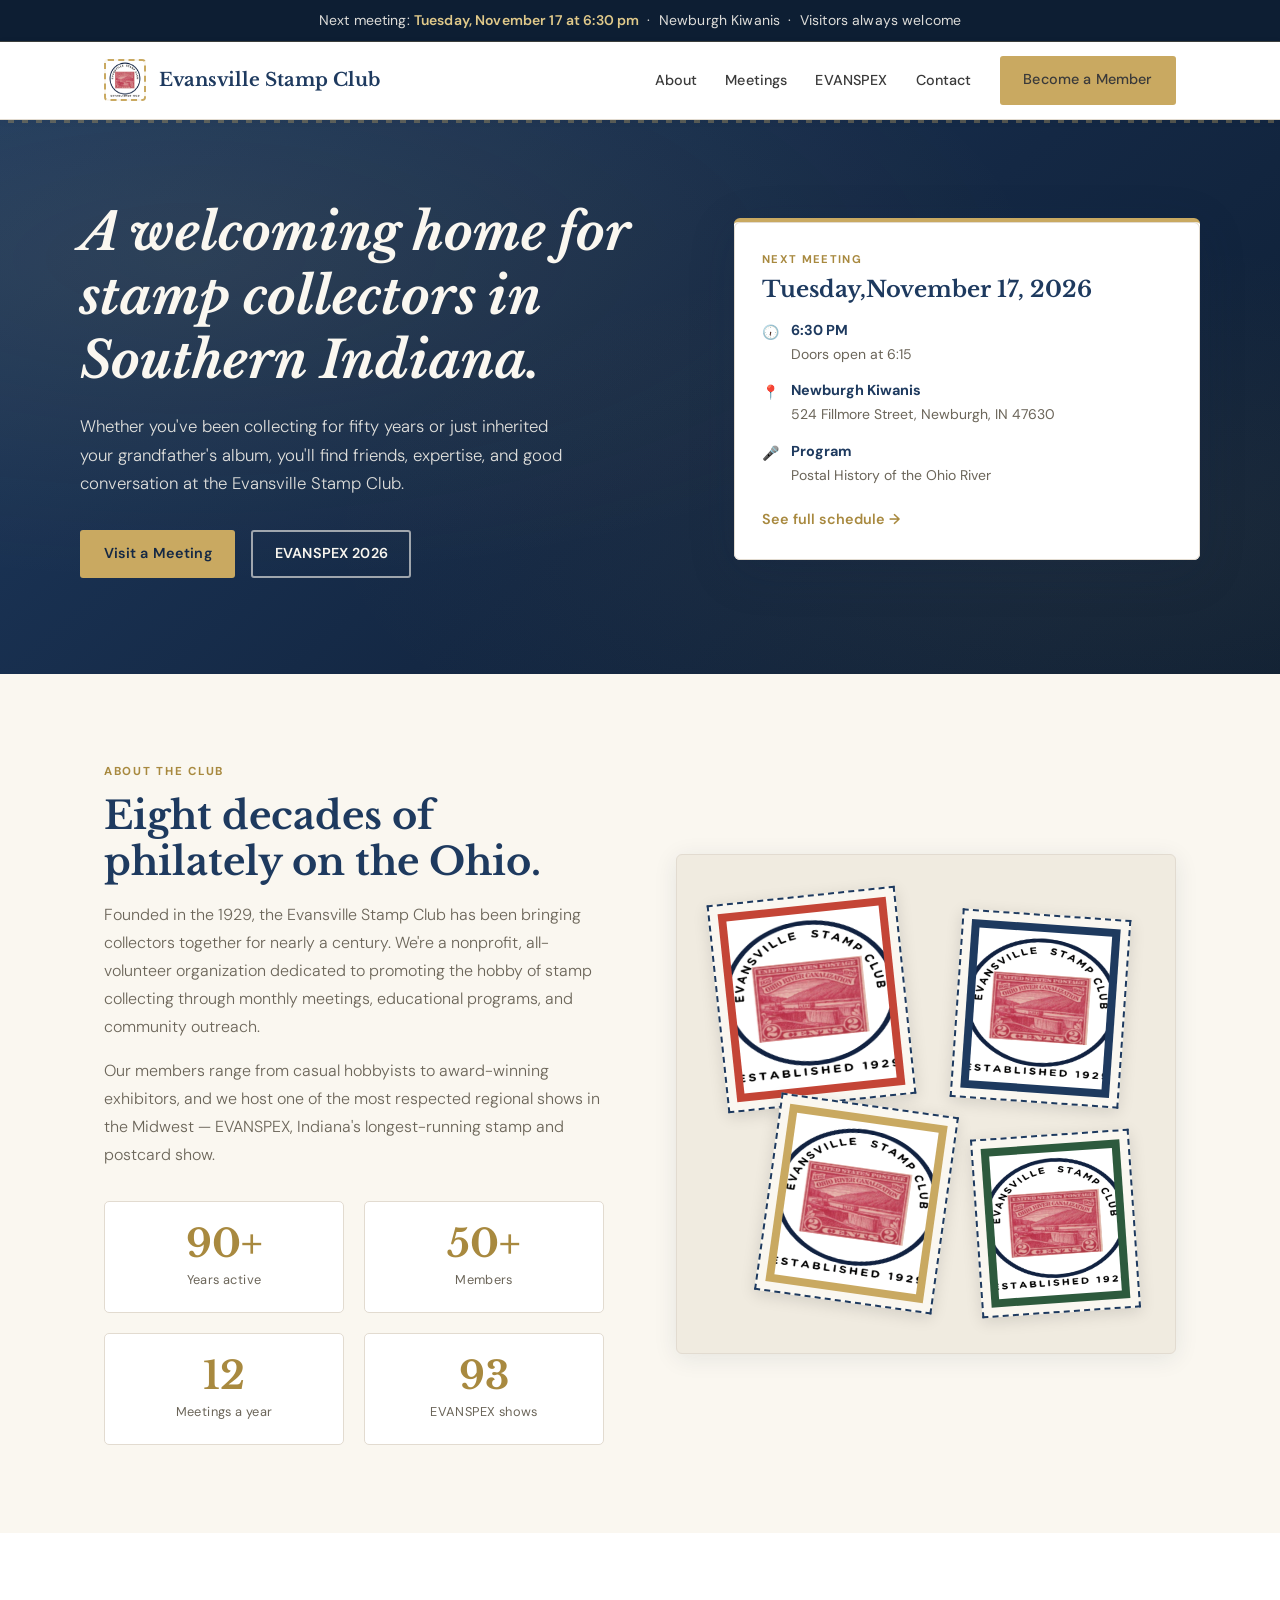
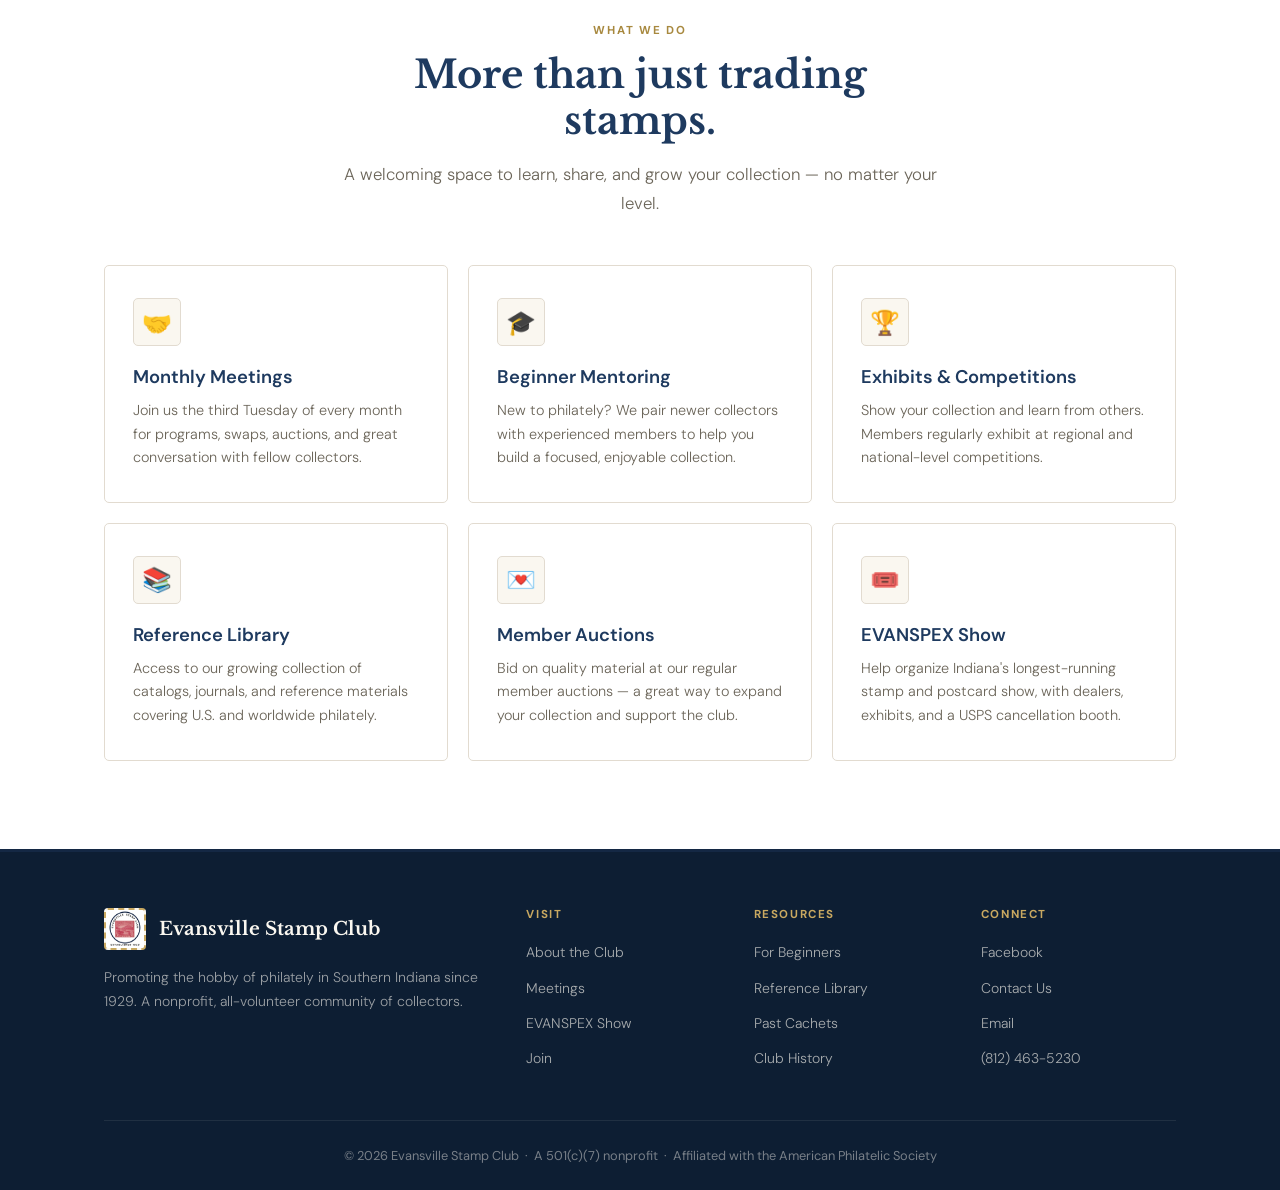
<file: index.html>
<!DOCTYPE html>
<html lang="en">
<head>
<meta charset="UTF-8">
<meta name="viewport" content="width=device-width, initial-scale=1.0">
<meta name="description" content="The Evansville Stamp Club — a community of philatelists in Evansville, Indiana. Monthly meetings, beginner-friendly, home of EVANSPEX, Indiana's longest-running stamp and postcard show.">
<title>Evansville Stamp Club — Philately in Southern Indiana</title>
<link rel="preconnect" href="https://fonts.googleapis.com">
<link rel="preconnect" href="https://fonts.gstatic.com" crossorigin>
<link href="https://fonts.googleapis.com/css2?family=Libre+Baskerville:ital,wght@0,400;0,700;1,400&family=DM+Sans:wght@300;400;500;600&display=swap" rel="stylesheet">
<link rel="stylesheet" href="style.css">
<link rel="icon" type="image/x-icon" href="favicon.ico.png">
</head>
<body>

<div class="announce">
  Next meeting: <strong>Tuesday, November 17 at 6:30 pm</strong> &nbsp;·&nbsp; Newburgh Kiwanis &nbsp;·&nbsp; Visitors always welcome
</div>

<header>
  <div class="nav">
    <a href="#" class="logo">
      <img src="PastedGraphic-1.png" alt="Stamp icon" class="logo-mark">
      <span>Evansville Stamp Club</span>
    </a>
    <button class="menu-toggle" aria-label="Toggle menu" onclick="document.getElementById('navlinks').classList.toggle('open')">☰</button>
    <ul class="nav-links" id="navlinks">
      <li><a href="index.html">About</a></li>
      <li><a href="Meetings.html">Meetings</a></li>
      <li><a href="Evanspex.html">EVANSPEX</a></li>
      <li><a href="contact.html">Contact</a></li>
      <li><a href="join.html" class="btn">Become a Member</a></li>
    </ul>
  </div>
</header>

<!-- Hero -->
<section class="hero">
  <div class="hero-grid">
    <div>
      <h1>A welcoming home for stamp collectors in Southern Indiana.</h1>
      <p class="lede">Whether you've been collecting for fifty years or just inherited your grandfather's album, you'll find friends, expertise, and good conversation at the Evansville Stamp Club.</p>
      <div class="hero-cta">
        <a href="Meetings.html" class="btn">Visit a Meeting</a>
        <a href="Evanspex.html" class="btn btn-outline">EVANSPEX 2026</a>
      </div>
    </div>
    <div class="next-meeting">
      <div class="label">Next Meeting</div>
      <h3>Tuesday,November 17, 2026</h3>
      <div class="meeting-detail">
        <span class="icon">🕡</span>
        <div><strong>6:30 PM</strong><span>Doors open at 6:15</span></div>
      </div>
      <div class="meeting-detail">
        <span class="icon">📍</span>
        <div><strong>Newburgh Kiwanis</strong><span>524 Fillmore Street, Newburgh, IN 47630</span></div>
      </div>
      <div class="meeting-detail">
        <span class="icon">🎤</span>
        <div><strong>Program</strong><span>Postal History of the Ohio River</span></div>
      </div>
      <a href="#meetings" class="see-all">See full schedule →</a>
    </div>
  </div>
</section>

<!-- About -->
<section id="about">
  <div class="container">
    <div class="about-grid">
      <div class="about-text">
        <div class="section-eyebrow">About the Club</div>
        <h2 class="section-title">Eight decades of philately on the Ohio.</h2>
        <p>Founded in the 1929, the Evansville Stamp Club has been bringing collectors together for nearly a century. We're a nonprofit, all-volunteer organization dedicated to promoting the hobby of stamp collecting through monthly meetings, educational programs, and community outreach.</p>
        <p>Our members range from casual hobbyists to award-winning exhibitors, and we host one of the most respected regional shows in the Midwest — EVANSPEX, Indiana's longest-running stamp and postcard show.</p>
        <div class="stats">
          <div class="stat">
            <div class="stat-num">90+</div>
            <div class="stat-label">Years active</div>
          </div>
          <div class="stat">
            <div class="stat-num">50+</div>
            <div class="stat-label">Members</div>
          </div>
          <div class="stat">
            <div class="stat-num">12</div>
            <div class="stat-label">Meetings a year</div>
          </div>
          <div class="stat">
            <div class="stat-num">93</div>
            <div class="stat-label">EVANSPEX shows</div>
          </div>
        </div>
      </div>
      <div class="stamp-collage" aria-hidden="true">
<div class="stamp stamp-1">
    <div class="stamp-inner">
        <img src="PastedGraphic-1.png" alt="USA Stamp">
    </div>
</div>
<div class="stamp stamp-2">
    <div class="stamp-inner">
        <img src="PastedGraphic-1.png" alt="Indiana Stamp">
    </div>
</div>

<div class="stamp stamp-3">
    <div class="stamp-inner">
        <img src="PastedGraphic-1.png" alt="Evansville Stamp Club">
    </div>
</div>

<div class="stamp stamp-4">
    <div class="stamp-inner">
        <img src="PastedGraphic-1.png" alt="Established 1937">
    </div>
</div>
      </div>
    </div>
  </div>
</section>

<!-- What We Do -->
<section style="background: var(--paper);">
  <div class="container">
    <div style="text-align:center; max-width:38rem; margin:0 auto 3rem;">
      <div class="section-eyebrow">What we do</div>
      <h2 class="section-title">More than just trading stamps.</h2>
      <p style="color:var(--muted); font-size:1.05rem; font-weight:300; line-height:1.7;">A welcoming space to learn, share, and grow your collection — no matter your level.</p>
    </div>
    <div class="cards">
      <div class="card">
        <div class="card-icon">🤝</div>
        <h3>Monthly Meetings</h3>
        <p>Join us the third Tuesday of every month for programs, swaps, auctions, and great conversation with fellow collectors.</p>
      </div>
      <div class="card">
        <div class="card-icon">🎓</div>
        <h3>Beginner Mentoring</h3>
        <p>New to philately? We pair newer collectors with experienced members to help you build a focused, enjoyable collection.</p>
      </div>
      <div class="card">
        <div class="card-icon">🏆</div>
        <h3>Exhibits &amp; Competitions</h3>
        <p>Show your collection and learn from others. Members regularly exhibit at regional and national-level competitions.</p>
      </div>
      <div class="card">
        <div class="card-icon">📚</div>
        <h3>Reference Library</h3>
        <p>Access to our growing collection of catalogs, journals, and reference materials covering U.S. and worldwide philately.</p>
      </div>
      <div class="card">
        <div class="card-icon">💌</div>
        <h3>Member Auctions</h3>
        <p>Bid on quality material at our regular member auctions — a great way to expand your collection and support the club.</p>
      </div>
      <div class="card">
        <div class="card-icon">🎟️</div>
        <h3>EVANSPEX Show</h3>
        <p>Help organize Indiana's longest-running stamp and postcard show, with dealers, exhibits, and a USPS cancellation booth.</p>
      </div>
    </div>
  </div>
</section>
<footer>
  <div class="container">
    <div class="footer-grid">
      <div>
        <div class="logo" style="color:var(--cream); margin-bottom:1rem;">
          <img src="PastedGraphic-1.png" alt="Stamp icon" class="logo-mark">
          <span style="color:var(--cream);">Evansville Stamp Club</span>
        </div>
        <p>Promoting the hobby of philately in Southern Indiana since 1929. A nonprofit, all-volunteer community of collectors.</p>
      </div>
      <div>
        <h4>Visit</h4>
        <ul>
          <li><a href="index.html">About the Club</a></li>
          <li><a href="Meetings.html">Meetings</a></li>
          <li><a href="Evanspex.html">EVANSPEX Show</a></li>
          <li><a href="join.html">Join</a></li>
        </ul>
      </div>
      <div>
        <h4>Resources</h4>
        <ul>
          <li><a href="PDFs/Starter.pdf" download>For Beginners</a></li>
          <li><a href="PDFs/Reference.pdf" download>Reference Library</a></li>
          <li><a href="#">Past Cachets</a></li>
          <li><a href="PDFs/History.pdf" download>Club History</a></li>
        </ul>
      </div>
      <div>
        <h4>Connect</h4>
        <ul>
          <li><a href="https://www.facebook.com/EvansvilleStampClub/" target="_blank">Facebook</a></li>
          <li><a href="contact.html">Contact Us</a></li>
          <li><a href="mailto:info@evansvillestampclub.com">Email</a></li>
          <li><a href="tel:8124635230">(812) 463-5230</a></li>
        </ul>
      </div>
    </div>
    <div class="footer-bottom">
      © 2026 Evansville Stamp Club &nbsp;·&nbsp; A 501(c)(7) nonprofit &nbsp;·&nbsp; Affiliated with the American Philatelic Society
    </div>
  </div>
</footer>

</body>
</html>
</file>
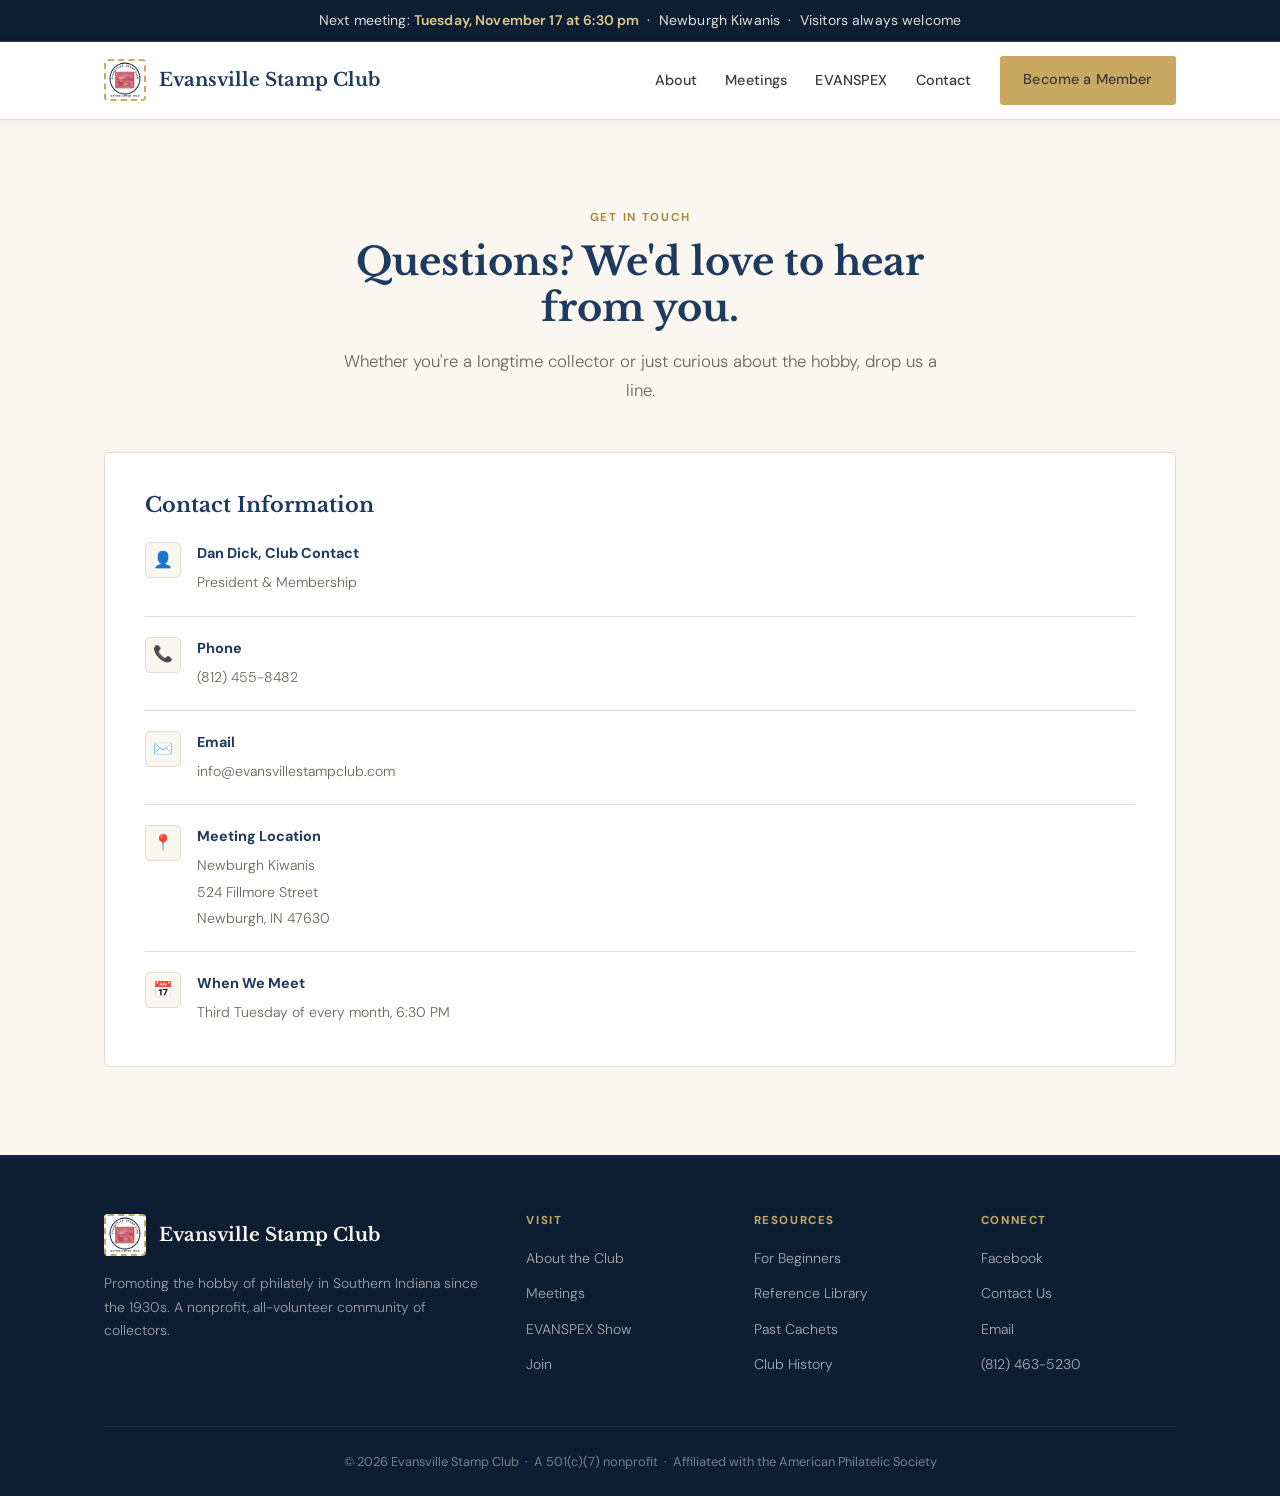
<file: contact.html>
<!DOCTYPE html>
<html lang="en">
<head>
<meta charset="UTF-8">
<meta name="viewport" content="width=device-width, initial-scale=1.0">
<meta name="description" content="The Evansville Stamp Club — a community of philatelists in Evansville, Indiana. Monthly meetings, beginner-friendly, home of EVANSPEX, Indiana's longest-running stamp and postcard show.">
<title>Evansville Stamp Club — Philately in Southern Indiana</title>
<link rel="preconnect" href="https://fonts.googleapis.com">
<link rel="preconnect" href="https://fonts.gstatic.com" crossorigin>
<link href="https://fonts.googleapis.com/css2?family=Libre+Baskerville:ital,wght@0,400;0,700;1,400&family=DM+Sans:wght@300;400;500;600&display=swap" rel="stylesheet">
<link rel="stylesheet" href="style.css">
<link rel="icon" type="image/x-icon" href="favicon.ico.png">
</head>
<body>

<div class="announce">
  Next meeting: <strong>Tuesday, November 17 at 6:30 pm</strong> &nbsp;·&nbsp; Newburgh Kiwanis &nbsp;·&nbsp; Visitors always welcome
</div>

<header>
  <div class="nav">
    <a href="#" class="logo">
      <img src="PastedGraphic-1.png" alt="Stamp icon" class="logo-mark">
      <span>Evansville Stamp Club</span>
    </a>
    <button class="menu-toggle" aria-label="Toggle menu" onclick="document.getElementById('navlinks').classList.toggle('open')">☰</button>
    <ul class="nav-links" id="navlinks">
      <li><a href="index.html">About</a></li>
      <li><a href="Meetings.html">Meetings</a></li>
      <li><a href="Evanspex.html">EVANSPEX</a></li>
      <li><a href="contact.html">Contact</a></li>
      <li><a href="join.html" class="btn">Become a Member</a></li>
    </ul>
  </div>
</header>
<!-- Contact -->
<section id="contact" class="contact-section">
  <div class="container">
    <div style="text-align:center; max-width:38rem; margin:0 auto 3rem;">
      <div class="section-eyebrow">Get in touch</div>
      <h2 class="section-title">Questions? We'd love to hear from you.</h2>
      <p style="color:var(--muted); font-size:1.05rem; font-weight:300; line-height:1.7;">Whether you're a longtime collector or just curious about the hobby, drop us a line.</p>
    </div>
      <div class="contact-info">
        <h3>Contact Information</h3>
        <div class="contact-row">
          <div class="icon">👤</div>
          <div><strong>Dan Dick, Club Contact</strong><span>President &amp; Membership</span></div>
        </div>
        <div class="contact-row">
          <div class="icon">📞</div>
          <div><strong>Phone</strong><a href="tel:8124558482">(812) 455-8482</a></div>
        </div>
        <div class="contact-row">
          <div class="icon">✉️</div>
          <div><strong>Email</strong><a href="mailto:info@evansvillestampclub.com">info@evansvillestampclub.com</a></div>
        </div>
        <div class="contact-row">
          <div class="icon">📍</div>
          <div><strong>Meeting Location</strong><span>Newburgh Kiwanis<br>524 Fillmore Street<br>Newburgh, IN 47630</span></div>
        </div>
        <div class="contact-row">
          <div class="icon">📅</div>
          <div><strong>When We Meet</strong><span>Third Tuesday of every month, 6:30 PM</span></div>
        </div>
      </div>
  </div>
</section>
</body>
<footer>
  <div class="container">
    <div class="footer-grid">
      <div>
        <div class="logo" style="color:var(--cream); margin-bottom:1rem;">
          <img src="PastedGraphic-1.png" alt="Stamp icon" class="logo-mark">
          <span style="color:var(--cream);">Evansville Stamp Club</span>
        </div>
        <p>Promoting the hobby of philately in Southern Indiana since the 1930s. A nonprofit, all-volunteer community of collectors.</p>
      </div>
      <div>
        <h4>Visit</h4>
        <ul>
          <li><a href="index.html">About the Club</a></li>
          <li><a href="Meetings.html">Meetings</a></li>
          <li><a href="Evanspex.html">EVANSPEX Show</a></li>
          <li><a href="join.html">Join</a></li>
        </ul>
      </div>
      <div>
        <h4>Resources</h4>
        <ul>
          <li><a href="#">For Beginners</a></li>
          <li><a href="#">Reference Library</a></li>
          <li><a href="#">Past Cachets</a></li>
          <li><a href="#">Club History</a></li>
        </ul>
      </div>
      <div>
        <h4>Connect</h4>
        <ul>
          <li><a href="https://www.facebook.com/EvansvilleStampClub/" target="_blank">Facebook</a></li>
          <li><a href="contact.html">Contact Us</a></li>
          <li><a href="mailto:info@evansvillestampclub.com">Email</a></li>
          <li><a href="tel:8124635230">(812) 463-5230</a></li>
        </ul>
      </div>
    </div>
    <div class="footer-bottom">
      © 2026 Evansville Stamp Club &nbsp;·&nbsp; A 501(c)(7) nonprofit &nbsp;·&nbsp; Affiliated with the American Philatelic Society
    </div>
  </div>
</footer>

</body>
</html>
</file>
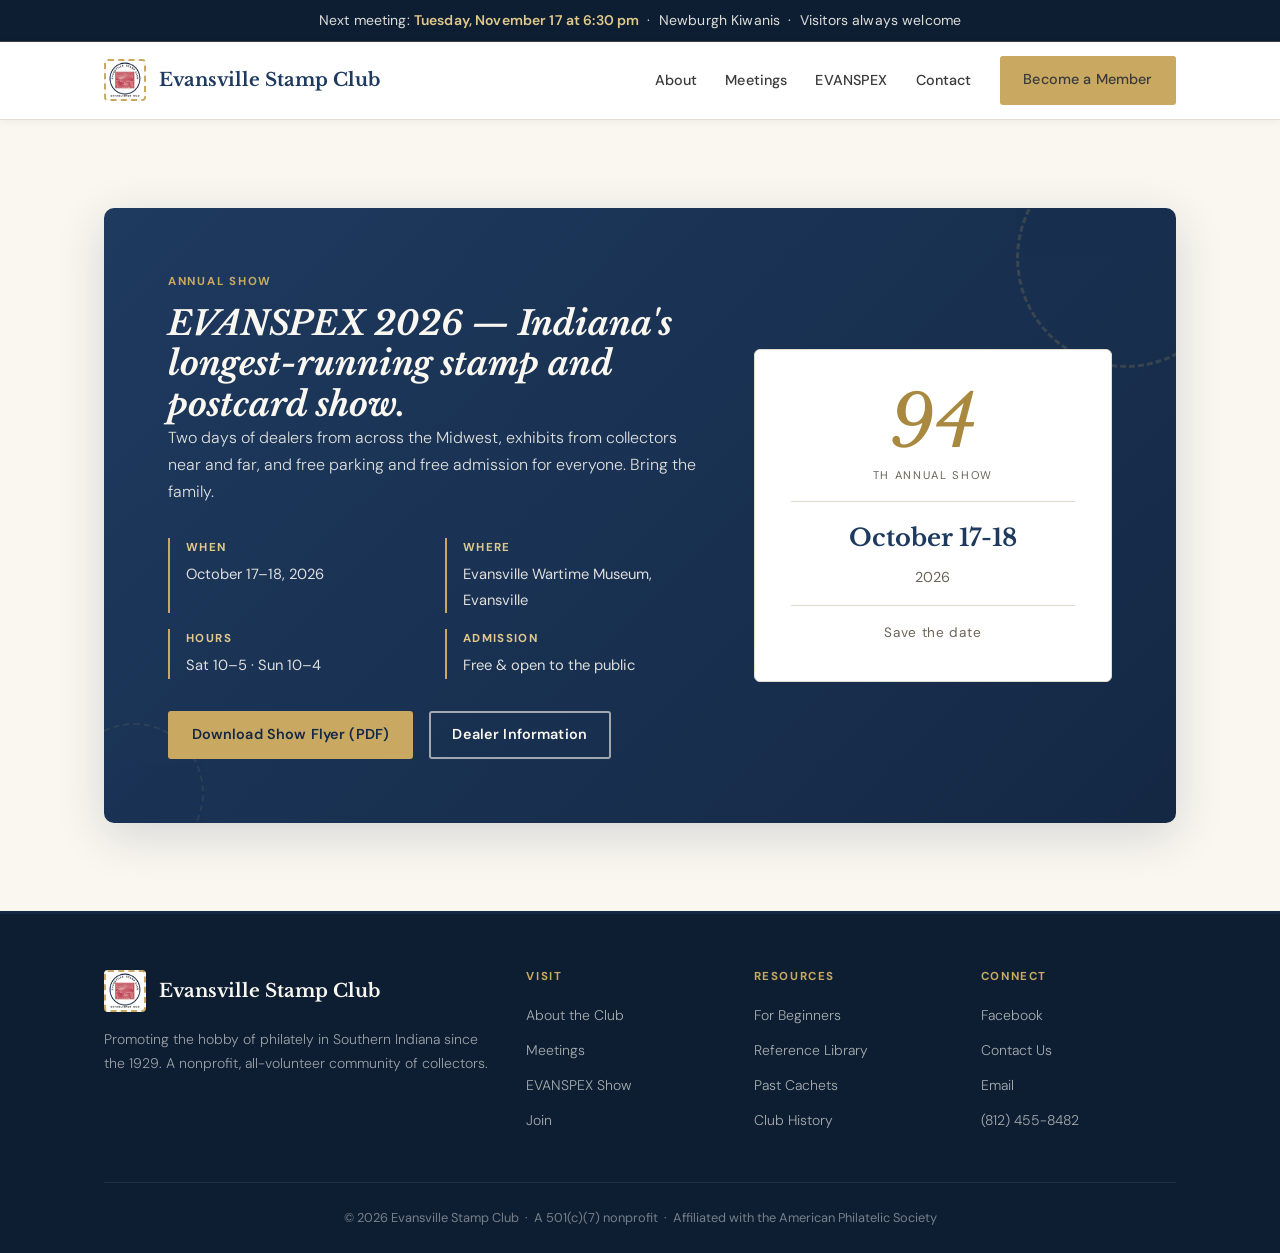
<file: Evanspex.html>
<!DOCTYPE html>
<html lang="en">
<head>
<meta charset="UTF-8">
<meta name="viewport" content="width=device-width, initial-scale=1.0">
<meta name="description" content="The Evansville Stamp Club — a community of philatelists in Evansville, Indiana. Monthly meetings, beginner-friendly, home of EVANSPEX, Indiana's longest-running stamp and postcard show.">
<title>Evansville Stamp Club — Philately in Southern Indiana</title>
<link rel="preconnect" href="https://fonts.googleapis.com">
<link rel="preconnect" href="https://fonts.gstatic.com" crossorigin>
<link href="https://fonts.googleapis.com/css2?family=Libre+Baskerville:ital,wght@0,400;0,700;1,400&family=DM+Sans:wght@300;400;500;600&display=swap" rel="stylesheet">
<link rel="stylesheet" href="style.css">
<link rel="icon" type="image/x-icon" href="favicon.ico.png">
</head>
<body>

<div class="announce">
  Next meeting: <strong>Tuesday, November 17 at 6:30 pm</strong> &nbsp;·&nbsp; Newburgh Kiwanis &nbsp;·&nbsp; Visitors always welcome
</div>

<header>
  <div class="nav">
    <a href="#" class="logo">
      <img src="PastedGraphic-1.png" alt="Stamp icon" class="logo-mark">
      <span>Evansville Stamp Club</span>
    </a>
    <button class="menu-toggle" aria-label="Toggle menu" onclick="document.getElementById('navlinks').classList.toggle('open')">☰</button>
    <ul class="nav-links" id="navlinks">
      <li><a href="index.html">About</a></li>
      <li><a href="Meetings.html">Meetings</a></li>
      <li><a href="Evanspex.html">EVANSPEX</a></li>
      <li><a href="contact.html">Contact</a></li>
      <li><a href="join.html" class="btn">Become a Member</a></li>
    </ul>
  </div>
</header>


    <!-- EVANSPEX -->
<section id="evanspex" class="evanspex-section">
  <div class="container">
    <div class="evanspex">
      <div style="position:relative; z-index:1;">
        <div class="section-eyebrow">Annual Show</div>
        <h2>EVANSPEX 2026 — Indiana's longest-running stamp and postcard show.</h2>
        <p>Two days of dealers from across the Midwest, exhibits from collectors near and far, and free parking and free admission for everyone. Bring the family.</p>
        <div class="evanspex-meta">
          <div>
            <strong>When</strong>
            <span>October 17–18, 2026</span>
          </div>
          <div>
            <strong>Where</strong>
            <span>Evansville Wartime Museum, Evansville</span>
          </div>
          <div>
            <strong>Hours</strong>
            <span>Sat 10–5 · Sun 10–4</span>
          </div>
          <div>
            <strong>Admission</strong>
            <span>Free &amp; open to the public</span>
          </div>
        </div>
        <div class="hero-cta">
          <a href="#" class="btn">Download Show Flyer (PDF)</a>
          <a href="#" class="btn btn-outline">Dealer Information</a>
        </div>
      </div>
      <div class="evanspex-card">
        <div class="show-num">94</div>
        <div class="show-label">th annual show</div>
        <hr>
        <div class="show-date">October 17-18</div>
        <div style="color:var(--muted);font-size:0.9rem;margin-top:0.5rem;">2026</div>
        <hr>
        <div style="font-size:0.85rem;color:var(--muted);letter-spacing:0.05em;">Save the date</div>
      </div>
    </div>
  </div>

  
</section>
</body>
<footer>
  <div class="container">
    <div class="footer-grid">
      <div>
        <div class="logo" style="color:var(--cream); margin-bottom:1rem;">
          <img src="PastedGraphic-1.png" alt="Stamp icon" class="logo-mark">
          <span style="color:var(--cream);">Evansville Stamp Club</span>
        </div>
        <p>Promoting the hobby of philately in Southern Indiana since the 1929. A nonprofit, all-volunteer community of collectors.</p>
      </div>
      <div>
        <h4>Visit</h4>
        <ul>
          <li><a href="index.html">About the Club</a></li>
          <li><a href="Meetings.html">Meetings</a></li>
          <li><a href="Evanspex.html">EVANSPEX Show</a></li>
          <li><a href="join.html">Join</a></li>
        </ul>
      </div>
      <div>
        <h4>Resources</h4>
        <ul>
          <li><a href="#">For Beginners</a></li>
          <li><a href="#">Reference Library</a></li>
          <li><a href="#">Past Cachets</a></li>
          <li><a href="#">Club History</a></li>
        </ul>
      </div>
      <div>
        <h4>Connect</h4>
        <ul>
          <li><a href="https://www.facebook.com/EvansvilleStampClub/" target="_blank">Facebook</a></li>
          <li><a href="contact.html">Contact Us</a></li>
          <li><a href="mailto:info@evansvillestampclub.com">Email</a></li>
          <li><a href="tel:8124558482">(812) 455-8482</a></li>
        </ul>
      </div>
    </div>
    <div class="footer-bottom">
      © 2026 Evansville Stamp Club &nbsp;·&nbsp; A 501(c)(7) nonprofit &nbsp;·&nbsp; Affiliated with the American Philatelic Society
    </div>
  </div>
</footer>

</body>
</html>
</file>
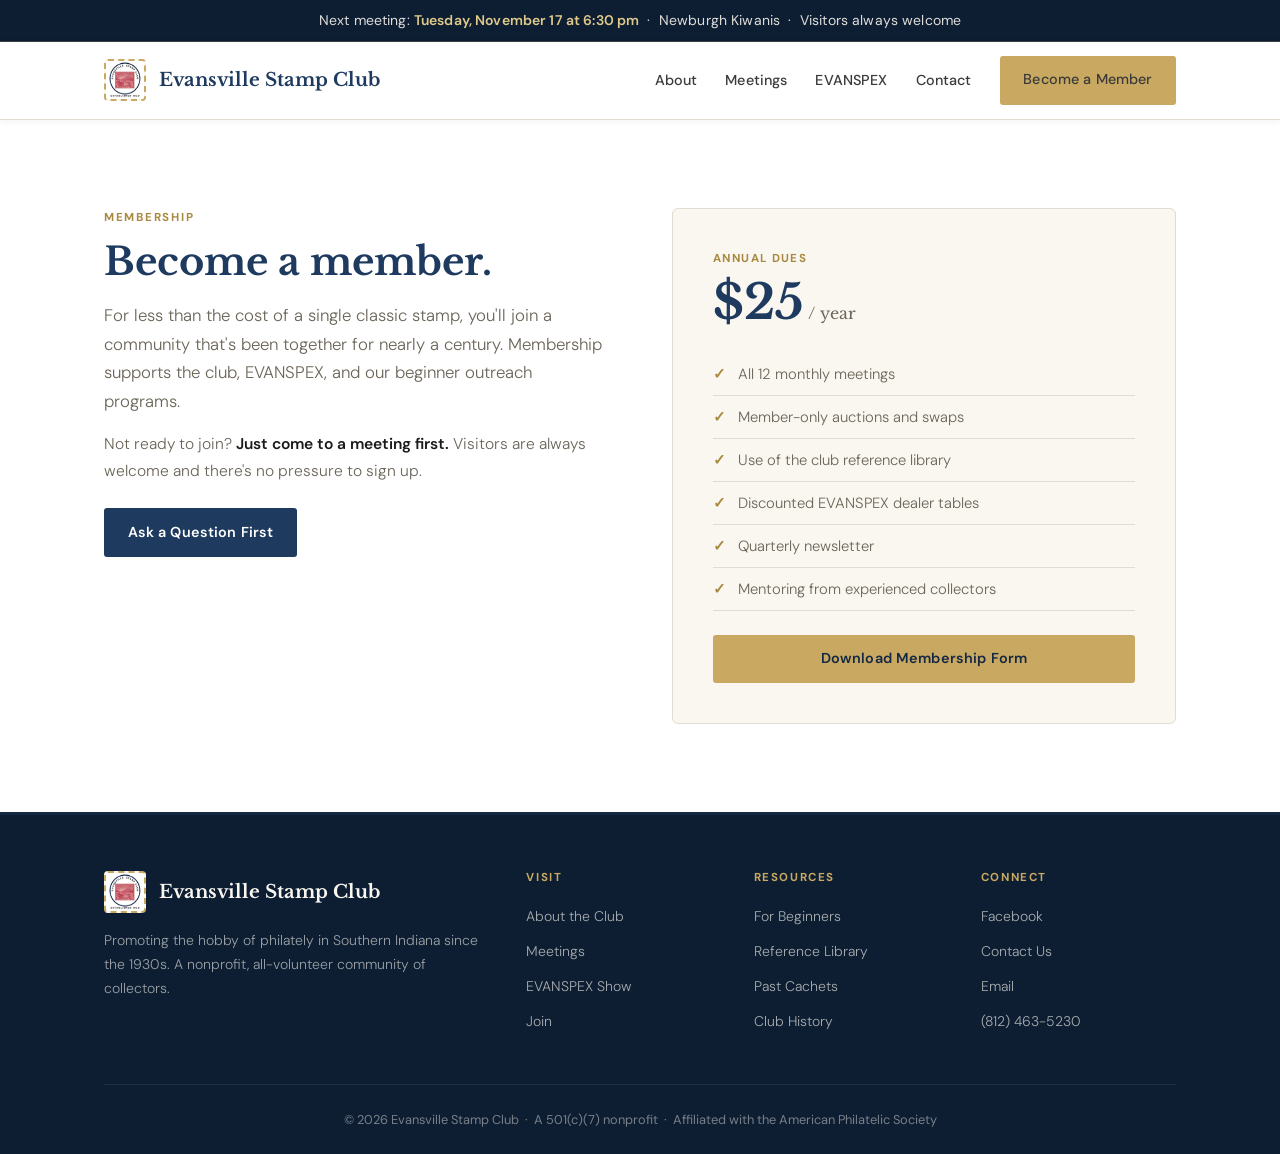
<file: join.html>
<!DOCTYPE html>
<html lang="en">
<head>
<meta charset="UTF-8">
<meta name="viewport" content="width=device-width, initial-scale=1.0">
<meta name="description" content="The Evansville Stamp Club — a community of philatelists in Evansville, Indiana. Monthly meetings, beginner-friendly, home of EVANSPEX, Indiana's longest-running stamp and postcard show.">
<title>Evansville Stamp Club — Philately in Southern Indiana</title>
<link rel="preconnect" href="https://fonts.googleapis.com">
<link rel="preconnect" href="https://fonts.gstatic.com" crossorigin>
<link href="https://fonts.googleapis.com/css2?family=Libre+Baskerville:ital,wght@0,400;0,700;1,400&family=DM+Sans:wght@300;400;500;600&display=swap" rel="stylesheet">
<link rel="stylesheet" href="style.css">
<link rel="icon" type="image/x-icon" href="favicon.ico.png">
</head>
<body>

<div class="announce">
  Next meeting: <strong>Tuesday, November 17 at 6:30 pm</strong> &nbsp;·&nbsp; Newburgh Kiwanis &nbsp;·&nbsp; Visitors always welcome
</div>

<header>
  <div class="nav">
    <a href="#" class="logo">
      <img src="PastedGraphic-1.png" alt="Stamp icon" class="logo-mark">
      <span>Evansville Stamp Club</span>
    </a>
    <button class="menu-toggle" aria-label="Toggle menu" onclick="document.getElementById('navlinks').classList.toggle('open')">☰</button>
    <ul class="nav-links" id="navlinks">
      <li><a href="index.html">About</a></li>
      <li><a href="Meetings.html">Meetings</a></li>
      <li><a href="Evanspex.html">EVANSPEX</a></li>
      <li><a href="contact.html">Contact</a></li>
      <li><a href="join.html" class="btn">Become a Member</a></li>
    </ul>
  </div>
</header>
<!-- Join -->
<section id="join" class="join-section">
  <div class="container">
    <div class="join-grid">
      <div>
        <div class="section-eyebrow">Membership</div>
        <h2 class="section-title">Become a member.</h2>
        <p class="section-intro">For less than the cost of a single classic stamp, you'll join a community that's been together for nearly a century. Membership supports the club, EVANSPEX, and our beginner outreach programs.</p>
        <p style="color:var(--muted); font-size:0.975rem; font-weight:300; line-height:1.7;">Not ready to join? <strong style="font-weight:600; color:var(--ink);">Just come to a meeting first.</strong> Visitors are always welcome and there's no pressure to sign up.</p>
        <a href="contact.html" class="btn btn-navy" style="margin-top:1.5rem;">Ask a Question First</a>
      </div>
      <div class="pricing">
        <div class="pricing-eyebrow">Annual Dues</div>
        <div class="price">$25<small> / year</small></div>
        <ul class="perks">
          <li>All 12 monthly meetings</li>
          <li>Member-only auctions and swaps</li>
          <li>Use of the club reference library</li>
          <li>Discounted EVANSPEX dealer tables</li>
          <li>Quarterly newsletter</li>
          <li>Mentoring from experienced collectors</li>
        </ul>
        <a href="#" class="btn" style="width:100%; text-align:center; display:block;">Download Membership Form</a>
      </div>
    </div>
  </div>
</section>
</body>
<footer>
  <div class="container">
    <div class="footer-grid">
      <div>
        <div class="logo" style="color:var(--cream); margin-bottom:1rem;">
          <img src="PastedGraphic-1.png" alt="Stamp icon" class="logo-mark">
          <span style="color:var(--cream);">Evansville Stamp Club</span>
        </div>
        <p>Promoting the hobby of philately in Southern Indiana since the 1930s. A nonprofit, all-volunteer community of collectors.</p>
      </div>
      <div>
        <h4>Visit</h4>
        <ul>
          <li><a href="index.html">About the Club</a></li>
          <li><a href="Meetings.html">Meetings</a></li>
          <li><a href="Evanspex.html">EVANSPEX Show</a></li>
          <li><a href="join.html">Join</a></li>
        </ul>
      </div>
      <div>
        <h4>Resources</h4>
        <ul>
          <li><a href="#">For Beginners</a></li>
          <li><a href="#">Reference Library</a></li>
          <li><a href="#">Past Cachets</a></li>
          <li><a href="#">Club History</a></li>
        </ul>
      </div>
      <div>
        <h4>Connect</h4>
        <ul>
          <li><a href="https://www.facebook.com/EvansvilleStampClub/" target="_blank">Facebook</a></li>
          <li><a href="contact.html">Contact Us</a></li>
          <li><a href="mailto:info@evansvillestampclub.com">Email</a></li>
          <li><a href="tel:8124635230">(812) 463-5230</a></li>
        </ul>
      </div>
    </div>
    <div class="footer-bottom">
      © 2026 Evansville Stamp Club &nbsp;·&nbsp; A 501(c)(7) nonprofit &nbsp;·&nbsp; Affiliated with the American Philatelic Society
    </div>
  </div>
</footer>
</body>
</html>
</file>
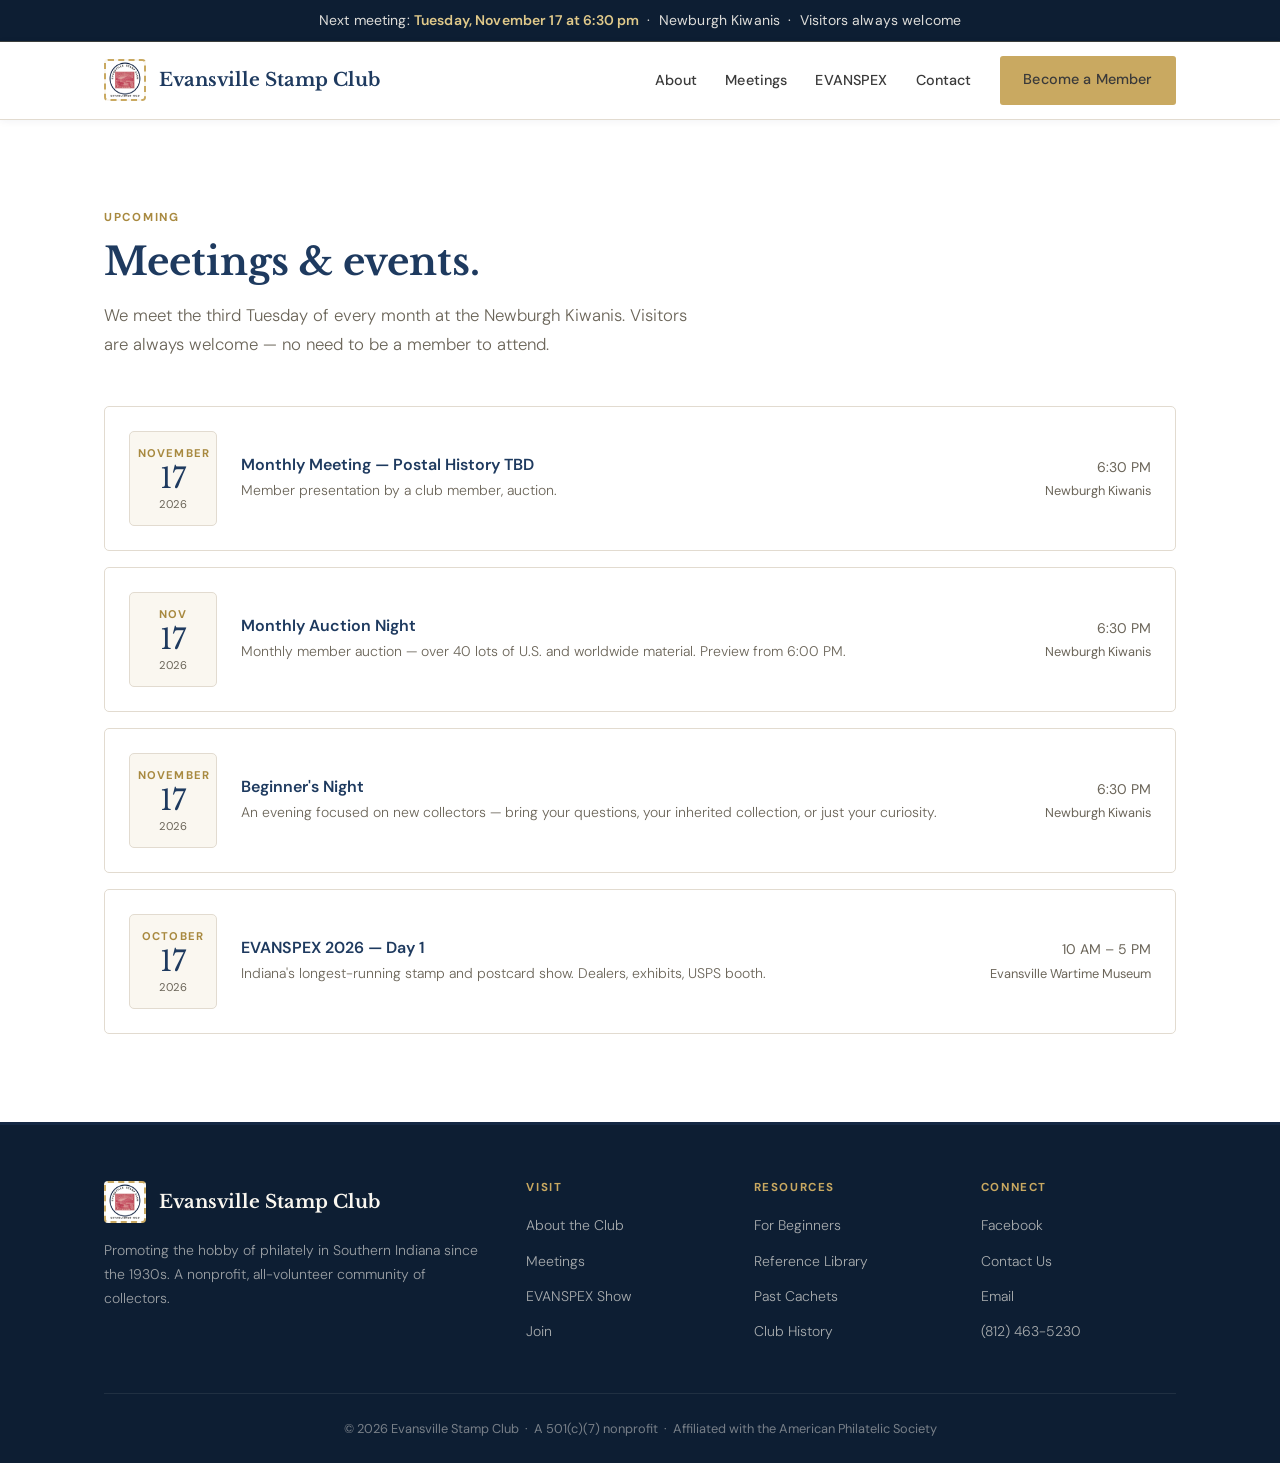
<file: Meetings.html>
<!DOCTYPE html>
<html lang="en">
<head>
<meta charset="UTF-8">
<meta name="viewport" content="width=device-width, initial-scale=1.0">
<meta name="description" content="The Evansville Stamp Club — a community of philatelists in Evansville, Indiana. Monthly meetings, beginner-friendly, home of EVANSPEX, Indiana's longest-running stamp and postcard show.">
<title>Evansville Stamp Club — Philately in Southern Indiana</title>
<link rel="preconnect" href="https://fonts.googleapis.com">
<link rel="preconnect" href="https://fonts.gstatic.com" crossorigin>
<link href="https://fonts.googleapis.com/css2?family=Libre+Baskerville:ital,wght@0,400;0,700;1,400&family=DM+Sans:wght@300;400;500;600&display=swap" rel="stylesheet">
<link rel="stylesheet" href="style.css">
<link rel="icon" type="image/x-icon" href="favicon.ico.png">
</head>
<body>

<div class="announce">
  Next meeting: <strong>Tuesday, November 17 at 6:30 pm</strong> &nbsp;·&nbsp; Newburgh Kiwanis &nbsp;·&nbsp; Visitors always welcome
</div>

<header>
  <div class="nav">
    <a href="#" class="logo">
      <img src="PastedGraphic-1.png" alt="Stamp icon" class="logo-mark">
      <span>Evansville Stamp Club</span>
    </a>
    <button class="menu-toggle" aria-label="Toggle menu" onclick="document.getElementById('navlinks').classList.toggle('open')">☰</button>
    <ul class="nav-links" id="navlinks">
      <li><a href="index.html">About</a></li>
      <li><a href="Meetings.html">Meetings</a></li>
      <li><a href="Evanspex.html">EVANSPEX</a></li>
      <li><a href="contact.html">Contact</a></li>
      <li><a href="join.html" class="btn">Become a Member</a></li>
    </ul>
  </div>
</header>
    <!-- Meetings / Events -->
<section id="meetings" style="background: var(--paper);">
  <div class="container">
    <div class="section-eyebrow">Upcoming</div>
    <h2 class="section-title">Meetings &amp; events.</h2>
    <p class="section-intro">We meet the third Tuesday of every month at the Newburgh Kiwanis. Visitors are always welcome — no need to be a member to attend.</p>
    <div class="events">

<!-- Card 1 -->
      <div class="event">
        <div class="event-date">
          <div class="month">November</div>
          <div class="day">17</div>
          <div class="year">2026</div>
        </div>
        <div class="event-info">
          <h4>Monthly Meeting — Postal History TBD</h4>
          <p>Member presentation by a club member, auction.</p>
        </div>
        <div class="event-time">6:30 PM<br><span style="font-size:0.8rem;">Newburgh Kiwanis</span></div>
      </div>

<!-- Card 2 -->
      <div class="event">
        <div class="event-date">
          <div class="month">Nov</div>
          <div class="day">17</div>
          <div class="year">2026</div>
        </div>
        <div class="event-info">
          <h4>Monthly Auction Night</h4>
          <p>Monthly member auction — over 40 lots of U.S. and worldwide material. Preview from 6:00 PM.</p>
        </div>
        <div class="event-time">6:30 PM<br><span style="font-size:0.8rem;">Newburgh Kiwanis</span></div>
      </div>

<!-- Card 3 -->
      <div class="event">
        <div class="event-date">
          <div class="month">November</div>
          <div class="day">17</div>
          <div class="year">2026</div>
        </div>
        <div class="event-info">
          <h4>Beginner's Night</h4>
          <p>An evening focused on new collectors — bring your questions, your inherited collection, or just your curiosity.</p>
        </div>
        <div class="event-time">6:30 PM<br><span style="font-size:0.8rem;">Newburgh Kiwanis</span></div>
      </div>

<!-- Card 4 -->
      <div class="event">
        <div class="event-date">
          <div class="month">October</div>
          <div class="day">17</div>
          <div class="year">2026</div>
        </div>
        <div class="event-info">
          <h4>EVANSPEX 2026 — Day 1</h4>
          <p>Indiana's longest-running stamp and postcard show. Dealers, exhibits, USPS booth.</p>
        </div>
        <div class="event-time">10 AM – 5 PM<br><span style="font-size:0.8rem;">Evansville Wartime Museum</span></div>
      </div>
      
    </div>
  </div>
</section>
</body>
<footer>
  <div class="container">
    <div class="footer-grid">
      <div>
        <div class="logo" style="color:var(--cream); margin-bottom:1rem;">
          <img src="PastedGraphic-1.png" alt="Stamp icon" class="logo-mark">
          <span style="color:var(--cream);">Evansville Stamp Club</span>
        </div>
        <p>Promoting the hobby of philately in Southern Indiana since the 1930s. A nonprofit, all-volunteer community of collectors.</p>
      </div>
      <div>
        <h4>Visit</h4>
        <ul>
          <li><a href="index.html">About the Club</a></li>
          <li><a href="Meetings.html">Meetings</a></li>
          <li><a href="Evanspex.html">EVANSPEX Show</a></li>
          <li><a href="join.html">Join</a></li>
        </ul>
      </div>
      <div>
        <h4>Resources</h4>
        <ul>
          <li><a href="#">For Beginners</a></li>
          <li><a href="#">Reference Library</a></li>
          <li><a href="#">Past Cachets</a></li>
          <li><a href="#">Club History</a></li>
        </ul>
      </div>
      <div>
        <h4>Connect</h4>
        <ul>
          <li><a href="https://www.facebook.com/EvansvilleStampClub/" target="_blank">Facebook</a></li>
          <li><a href="contact.html">Contact Us</a></li>
          <li><a href="mailto:info@evansvillestampclub.com">Email</a></li>
          <li><a href="tel:8124635230">(812) 463-5230</a></li>
        </ul>
      </div>
    </div>
    <div class="footer-bottom">
      © 2026 Evansville Stamp Club &nbsp;·&nbsp; A 501(c)(7) nonprofit &nbsp;·&nbsp; Affiliated with the American Philatelic Society
    </div>
  </div>
</footer>

</body>
</html>
</file>
<file: style.css>
:root {
    --navy: #1e3a5f;
    --navy-dark: #142844;
    --navy-deep: #0d1e33;
    --gold: #c9a961;
    --gold-light: #e0c98a;
    --gold-dark: #a8893f;
    --cream: #faf7f0;
    --cream-dark: #f0ebe0;
    --paper: #ffffff;
    --ink: #1a1a1a;
    --ink-light: #3a3a3a;
    --muted: #6b6559;
    --border: #e2dbd0;
    --shadow: 0 4px 24px rgba(20, 40, 68, 0.09);
    --shadow-lg: 0 12px 48px rgba(20, 40, 68, 0.16);
    --shadow-card: 0 2px 12px rgba(20, 40, 68, 0.07);
}

*, *::before, *::after { box-sizing: border-box; margin: 0; padding: 0; }
html { scroll-behavior: smooth; }

body {
    font-family: 'DM Sans', -apple-system, sans-serif;
    color: var(--ink);
    background: var(--cream);
    line-height: 1.65;
    -webkit-font-smoothing: antialiased;
}

  h1, h2, h3, h4 {
    font-family: 'Libre Baskerville', Georgia, serif;
    line-height: 1.2;
    color: var(--navy);
  }

  a { color: var(--navy); text-decoration: none; transition: color 0.18s; }
  a:hover { color: var(--gold-dark); }

  .container { max-width: 1120px; margin: 0 auto; padding: 0 1.5rem; }

  /* ---- Announcement Bar ---- */
  .announce {
    background: var(--navy-deep);
    color: rgba(250,247,240,0.88);
    text-align: center;
    padding: 0.55rem 1rem;
    font-size: 0.875rem;
    letter-spacing: 0.01em;
    border-bottom: 1px solid rgba(201,169,97,0.25);
  }
  .announce strong { color: var(--gold-light); font-weight: 600; }

  /* ---- Header / Nav ---- */
  header {
    background: var(--paper);
    border-bottom: 1px solid var(--border);
    position: sticky;
    top: 0;
    z-index: 100;
    box-shadow: 0 1px 8px rgba(20,40,68,0.06);
  }
  .nav {
    display: flex;
    align-items: center;
    justify-content: space-between;
    padding: 0.9rem 1.5rem;
    max-width: 1120px;
    margin: 0 auto;
  }
  .logo {
    display: flex;
    align-items: center;
    gap: 0.8rem;
    font-family: 'Libre Baskerville', serif;
    font-weight: 700;
    font-size: 1.15rem;
    color: var(--navy);
  }
  .logo-mark {
    width: 42px;
    height: 42px;
    border: 2px dashed var(--gold);
    border-radius: 4px;
    background: var(--cream);
    display: grid;
    place-items: center;
    font-size: 1.4rem;
    flex-shrink: 0;
  }
  .nav-links {
    display: flex;
    gap: 1.75rem;
    list-style: none;
    align-items: center;
  }
  .nav-links a {
    font-weight: 500;
    color: var(--ink-light);
    font-size: 0.9rem;
    letter-spacing: 0.01em;
  }
  .nav-links a:hover { color: var(--navy); }

  .btn {
    display: inline-block;
    padding: 0.65rem 1.35rem;
    background: var(--gold);
    color: var(--navy-dark);
    border-radius: 3px;
    font-weight: 600;
    border: 2px solid transparent;
    cursor: pointer;
    transition: all 0.2s;
    font-size: 0.9rem;
    font-family: 'DM Sans', sans-serif;
    letter-spacing: 0.01em;
  }
  .btn:hover { background: var(--gold-dark); color: var(--paper); transform: translateY(-1px); box-shadow: 0 4px 14px rgba(168,137,63,0.35); }
  .btn-outline {
    background: transparent;
    color: var(--cream);
    border: 2px solid rgba(250,247,240,0.6);
  }
  .btn-outline:hover { background: var(--cream); color: var(--navy-dark); }
  .btn-navy {
    background: var(--navy);
    color: var(--paper);
  }
  .btn-navy:hover { background: var(--navy-dark); color: var(--paper); box-shadow: 0 4px 14px rgba(20,40,68,0.35); }

  .menu-toggle {
    display: none;
    background: none;
    border: none;
    font-size: 1.5rem;
    color: var(--navy);
    cursor: pointer;
  }

  /* ---- Hero ---- */
  .hero {
    background: linear-gradient(140deg, var(--navy) 0%, var(--navy-dark) 55%, var(--navy-deep) 100%);
    color: var(--cream);
    padding: 5rem 1.5rem 6rem;
    position: relative;
    overflow: hidden;
  }
  .hero::before {
    content: "";
    position: absolute;
    inset: 0;
    background-image:
      radial-gradient(ellipse at 15% 25%, rgba(201,169,97,0.1) 0%, transparent 55%),
      radial-gradient(ellipse at 85% 75%, rgba(201,169,97,0.07) 0%, transparent 50%);
    pointer-events: none;
  }
  /* Subtle postage stamp perforations top edge */
  .hero::after {
    content: "";
    position: absolute;
    top: 0; left: 0; right: 0;
    height: 3px;
    background: repeating-linear-gradient(90deg, transparent 0px, transparent 8px, var(--gold) 8px, var(--gold) 14px);
    opacity: 0.35;
  }

  .hero-grid {
    max-width: 1120px;
    margin: 0 auto;
    display: grid;
    grid-template-columns: 1.3fr 1fr;
    gap: 3rem;
    align-items: center;
    position: relative;
  }
  .hero h1 {
    color: var(--cream);
    font-size: clamp(2rem, 4.5vw, 3.2rem);
    margin-bottom: 1.25rem;
    font-style: italic;
    line-height: 1.25;
  }
  .hero .lede {
    font-size: 1.05rem;
    opacity: 0.88;
    margin-bottom: 2rem;
    max-width: 31rem;
    line-height: 1.7;
    font-weight: 300;
  }
  .hero-cta { display: flex; gap: 1rem; flex-wrap: wrap; }

  .next-meeting {
    background: var(--paper);
    color: var(--ink);
    border-radius: 6px;
    padding: 1.75rem;
    box-shadow: var(--shadow-lg);
    border-top: 4px solid var(--gold);
    position: relative;
  }
  .next-meeting::before {
    content: "";
    position: absolute;
    inset: 0;
    border: 1px solid var(--border);
    border-radius: 6px;
    pointer-events: none;
  }
  .next-meeting .label {
    text-transform: uppercase;
    letter-spacing: 0.12em;
    font-size: 0.7rem;
    color: var(--gold-dark);
    font-weight: 700;
    margin-bottom: 0.5rem;
  }
  .next-meeting h3 { font-size: 1.4rem; margin-bottom: 1rem; }
  .meeting-detail {
    display: flex;
    align-items: flex-start;
    gap: 0.75rem;
    margin-bottom: 0.8rem;
    font-size: 0.9rem;
  }
  .meeting-detail .icon { color: var(--gold-dark); flex-shrink: 0; margin-top: 2px; }
  .meeting-detail strong { color: var(--navy); display: block; font-size: 0.9rem; }
  .meeting-detail span { color: var(--muted); font-size: 0.875rem; }
  .see-all { display: inline-block; margin-top: 0.5rem; color: var(--gold-dark); font-weight: 600; font-size: 0.9rem; }
  .see-all:hover { color: var(--navy); }

  /* ---- Sections ---- */
  section { padding: 5.5rem 0; }
  .section-eyebrow {
    text-transform: uppercase;
    letter-spacing: 0.15em;
    font-size: 0.72rem;
    color: var(--gold-dark);
    font-weight: 700;
    margin-bottom: 0.75rem;
  }
  .section-title {
    font-size: clamp(1.7rem, 3.2vw, 2.4rem);
    margin-bottom: 1rem;
  }
  .section-intro {
    font-size: 1.05rem;
    color: var(--muted);
    max-width: 37rem;
    margin-bottom: 3rem;
    line-height: 1.7;
    font-weight: 300;
  }

  /* ---- About ---- */
  .about-grid {
    display: grid;
    grid-template-columns: 1fr 1fr;
    gap: 4.5rem;
    align-items: center;
  }
  .about-text p { margin-bottom: 1rem; color: var(--muted); font-weight: 300; line-height: 1.75; }
  .stats {
    display: grid;
    grid-template-columns: repeat(2, 1fr);
    gap: 1.25rem;
    margin-top: 2rem;
  }
  .stat {
    background: var(--paper);
    padding: 1.4rem 1.25rem;
    border-radius: 5px;
    border: 1px solid var(--border);
    text-align: center;
    transition: box-shadow 0.2s;
  }
  .stat:hover { box-shadow: var(--shadow-card); }
  .stat-num {
    font-family: 'Libre Baskerville', serif;
    font-size: 2.4rem;
    font-weight: 700;
    color: var(--gold-dark);
    line-height: 1;
    margin-bottom: 0.35rem;
  }
  .stat-label { font-size: 0.8rem; color: var(--muted); letter-spacing: 0.03em; }

  /* Stamp collage */
  .stamp-collage {
    position: relative;
    aspect-ratio: 1 / 1;
    background: var(--cream-dark);
    border-radius: 6px;
    box-shadow: var(--shadow);
    padding: 2rem;
    overflow: hidden;
    border: 1px solid var(--border);
  }
  .stamp {
    position: absolute;
    background: var(--cream);
    border: 2px dashed var(--navy);
    padding: 0.5rem;
    box-shadow: 0 4px 16px rgba(0,0,0,0.12);
    transition: transform 0.25s;
  }
  .stamp:hover { transform: scale(1.04) rotate(0deg) !important; z-index: 2; }
  .stamp-inner {
    background: var(--gold);
    color: var(--navy-dark);
    width: 100%;
    height: 100%;
    display: grid;
    place-items: center;
    font-family: 'Libre Baskerville', serif;
    font-weight: 700;
    text-align: center;
    padding: 0.5rem;
    font-size: 0.85rem;
    line-height: 1.4;
  }
  .stamp-1 { top: 8%; left: 8%; width: 38%; height: 42%; transform: rotate(-6deg); }
  .stamp-1 .stamp-inner { background: #c44536; color: var(--cream); }
  .stamp-2 { top: 12%; right: 10%; width: 34%; height: 38%; transform: rotate(4deg); }
  .stamp-2 .stamp-inner { background: var(--navy); color: var(--cream); }
  .stamp-3 { bottom: 10%; left: 18%; width: 36%; height: 40%; transform: rotate(8deg); }
  .stamp-3 .stamp-inner { background: var(--gold); color: var(--navy-dark); }
  .stamp-4 { bottom: 8%; right: 8%; width: 32%; height: 36%; transform: rotate(-4deg); }
  .stamp-4 .stamp-inner { background: #2d5a3d; color: var(--cream); }
  .stamp-inner img {
    width: 100%;
    height: 100%;
    object-fit: cover;
}

  /* ---- Cards ---- */
  .cards {
    display: grid;
    grid-template-columns: repeat(3, 1fr);
    gap: 1.25rem;
  }
  .card {
    background: var(--paper);
    padding: 2rem 1.75rem;
    border-radius: 5px;
    border: 1px solid var(--border);
    transition: all 0.22s;
  }
  .card:hover {
    transform: translateY(-4px);
    box-shadow: var(--shadow);
    border-color: var(--gold);
  }
  .card-icon {
    width: 48px;
    height: 48px;
    background: var(--cream);
    border-radius: 5px;
    display: grid;
    place-items: center;
    font-size: 1.5rem;
    margin-bottom: 1.25rem;
    border: 1px solid var(--border);
  }
  .card h3 { font-size: 1.15rem; margin-bottom: 0.65rem; font-family: 'DM Sans', sans-serif; font-weight: 600; }
  .card p { color: var(--muted); font-size: 0.9rem; line-height: 1.65; font-weight: 300; }

  /* ---- EVANSPEX ---- */
  .evanspex-section { background: var(--cream); }
  .evanspex {
    background: linear-gradient(135deg, var(--navy) 0%, var(--navy-dark) 100%);
    color: var(--cream);
    border-radius: 10px;
    padding: 4rem;
    display: grid;
    grid-template-columns: 1.5fr 1fr;
    gap: 3rem;
    align-items: center;
    box-shadow: var(--shadow-lg);
    position: relative;
    overflow: hidden;
  }
  .evanspex::before {
    content: "";
    position: absolute;
    top: -60px; right: -60px;
    width: 220px; height: 220px;
    border: 3px dashed var(--gold);
    border-radius: 50%;
    opacity: 0.18;
  }
  .evanspex::after {
    content: "";
    position: absolute;
    bottom: -40px; left: -40px;
    width: 140px; height: 140px;
    border: 2px dashed var(--gold);
    border-radius: 50%;
    opacity: 0.1;
  }
  .evanspex h2 { color: var(--cream); font-style: italic; font-size: clamp(1.5rem, 2.8vw, 2.1rem); }
  .evanspex .section-eyebrow { color: var(--gold); }
  .evanspex p { opacity: 0.88; margin-bottom: 1.5rem; font-weight: 300; line-height: 1.7; font-size: 1rem; }
  .evanspex-meta {
    display: grid;
    grid-template-columns: repeat(2, 1fr);
    gap: 1rem;
    margin: 2rem 0;
  }
  .evanspex-meta div {
    border-left: 2px solid var(--gold);
    padding-left: 1rem;
  }
  .evanspex-meta strong {
    display: block;
    color: var(--gold-light);
    font-size: 0.72rem;
    text-transform: uppercase;
    letter-spacing: 0.12em;
    margin-bottom: 0.25rem;
  }
  .evanspex-meta span { font-size: 0.92rem; opacity: 0.88; }

  .evanspex-card {
    background: var(--paper);
    color: var(--ink);
    border-radius: 6px;
    padding: 2.25rem;
    text-align: center;
    border: 1px solid var(--border);
    position: relative;
    z-index: 1;
  }
  .evanspex-card .show-num {
    font-family: 'Libre Baskerville', serif;
    font-size: 4.5rem;
    color: var(--gold-dark);
    line-height: 1;
    font-style: italic;
  }
  .evanspex-card .show-label {
    text-transform: uppercase;
    letter-spacing: 0.15em;
    font-size: 0.7rem;
    color: var(--muted);
    margin: 0.5rem 0 1rem;
  }
  .evanspex-card hr {
    border: none;
    border-top: 1px solid var(--border);
    margin: 1rem 0;
  }
  .evanspex-card .show-date {
    font-family: 'Libre Baskerville', serif;
    font-size: 1.5rem;
    color: var(--navy);
    font-weight: 700;
  }

  /* ---- Events ---- */
  .events { display: grid; gap: 1rem; }
  .event {
    background: var(--paper);
    border: 1px solid var(--border);
    border-radius: 5px;
    padding: 1.5rem;
    display: grid;
    grid-template-columns: 88px 1fr auto;
    gap: 1.5rem;
    align-items: center;
    transition: box-shadow 0.2s, border-color 0.2s;
  }
  .event:hover { box-shadow: var(--shadow-card); border-color: rgba(201,169,97,0.4); }
  .event-date {
    text-align: center;
    background: var(--cream);
    border-radius: 5px;
    padding: 0.75rem 0.5rem;
    border: 1px solid var(--border);
  }
  .event-date .month {
    text-transform: uppercase;
    font-size: 0.7rem;
    font-weight: 700;
    color: var(--gold-dark);
    letter-spacing: 0.1em;
  }
  .event-date .day {
    font-family: 'Libre Baskerville', serif;
    font-size: 1.75rem;
    color: var(--navy);
    line-height: 1;
    margin: 2px 0;
  }
  .event-date .year { font-size: 0.7rem; color: var(--muted); }
  .event-info h4 {
    font-family: 'DM Sans', sans-serif;
    font-size: 1rem;
    color: var(--navy);
    margin-bottom: 0.3rem;
    font-weight: 600;
  }
  .event-info p { font-size: 0.875rem; color: var(--muted); margin: 0; font-weight: 300; }
  .event-time { font-size: 0.875rem; color: var(--muted); text-align: right; }

  /* ---- Join ---- */
  .join-section { background: var(--paper); }
  .join-grid {
    display: grid;
    grid-template-columns: 1fr 1fr;
    gap: 4rem;
    align-items: start;
  }
  .join-grid .section-intro { margin-bottom: 1rem; }
  .pricing {
    background: var(--cream);
    padding: 2.5rem;
    border-radius: 6px;
    border: 1px solid var(--border);
  }
  .pricing-eyebrow {
    color: var(--gold-dark);
    text-transform: uppercase;
    font-size: 0.72rem;
    letter-spacing: 0.12em;
    font-weight: 700;
    margin-bottom: 0.5rem;
  }
  .price {
    font-family: 'Libre Baskerville', serif;
    font-size: 3rem;
    color: var(--navy);
    font-weight: 700;
    line-height: 1.1;
    margin-bottom: 0.25rem;
  }
  .price small { font-size: 1rem; color: var(--muted); font-weight: 400; }
  .perks { list-style: none; margin: 1.5rem 0; }
  .perks li {
    padding: 0.55rem 0;
    color: var(--muted);
    border-bottom: 1px solid var(--border);
    display: flex;
    gap: 0.75rem;
    font-size: 0.925rem;
    font-weight: 300;
  }
  .perks li::before { content: "✓"; color: var(--gold-dark); font-weight: bold; flex-shrink: 0; }

  /* ---- Contact ---- */
  .contact-section { background: var(--cream); }
  .contact-info {
    background: var(--paper);
    padding: 2.5rem;
    border-radius: 6px;
    border: 1px solid var(--border);
  }
  .contact-info h3 { margin-bottom: 1.5rem; font-size: 1.3rem; }
  .contact-row {
    display: flex;
    gap: 1rem;
    align-items: flex-start;
    margin-bottom: 1.25rem;
    padding-bottom: 1.25rem;
    border-bottom: 1px solid var(--border);
  }
  .contact-row:last-child { border: none; padding-bottom: 0; margin-bottom: 0; }
  .contact-row .icon {
    width: 36px; height: 36px;
    background: var(--cream);
    border-radius: 5px;
    display: grid; place-items: center;
    flex-shrink: 0;
    border: 1px solid var(--border);
    font-size: 1rem;
  }
  .contact-row strong { display: block; color: var(--navy); margin-bottom: 0.2rem; font-size: 0.9rem; }
  .contact-row span, .contact-row a { color: var(--muted); font-size: 0.88rem; font-weight: 300; line-height: 1.5; }

  form { background: var(--paper); padding: 2.5rem; border-radius: 6px; border: 1px solid var(--border); }
  .form-row { margin-bottom: 1.25rem; }
  label {
    display: block;
    font-weight: 600;
    color: var(--navy);
    font-size: 0.82rem;
    margin-bottom: 0.4rem;
    letter-spacing: 0.01em;
    text-transform: uppercase;
  }
  input, textarea, select {
    width: 100%;
    padding: 0.7rem 0.85rem;
    border: 1px solid var(--border);
    border-radius: 3px;
    font-family: 'DM Sans', sans-serif;
    font-size: 0.9rem;
    background: var(--cream);
    color: var(--ink);
    transition: border-color 0.18s, background 0.18s;
    appearance: auto;
  }
  input:focus, textarea:focus, select:focus {
    outline: none;
    border-color: var(--gold);
    background: var(--paper);
    box-shadow: 0 0 0 3px rgba(201,169,97,0.12);
  }
  textarea { resize: vertical; min-height: 100px; }

  /* ---- Footer ---- */
  footer {
    background: var(--navy-deep);
    color: var(--cream);
    padding: 3.5rem 0 1.5rem;
    border-top: 3px solid var(--navy-dark);
  }
  .footer-grid {
    display: grid;
    grid-template-columns: 2fr 1fr 1fr 1fr;
    gap: 2rem;
    margin-bottom: 2.5rem;
  }
  .footer-grid h4 {
    color: var(--gold);
    font-family: 'DM Sans', sans-serif;
    font-size: 0.72rem;
    text-transform: uppercase;
    letter-spacing: 0.14em;
    margin-bottom: 1.1rem;
    font-weight: 700;
  }
  .footer-grid ul { list-style: none; }
  .footer-grid li { margin-bottom: 0.55rem; }
  .footer-grid a { color: rgba(250,247,240,0.65); font-size: 0.875rem; font-weight: 300; }
  .footer-grid a:hover { color: var(--gold-light); }
  .footer-grid p { color: rgba(250,247,240,0.6); font-size: 0.875rem; font-weight: 300; line-height: 1.7; }
  .footer-bottom {
    border-top: 1px solid rgba(250,247,240,0.08);
    padding-top: 1.5rem;
    text-align: center;
    color: rgba(250,247,240,0.45);
    font-size: 0.8rem;
  }

  /* ---- Responsive ---- */
  @media (max-width: 860px) {
    .nav-links {
      display: none;
      position: absolute;
      top: 100%; left: 0; right: 0;
      background: var(--paper);
      flex-direction: column;
      padding: 1rem 1.5rem;
      gap: 0;
      border-bottom: 1px solid var(--border);
      box-shadow: var(--shadow);
    }
    .nav-links.open { display: flex; }
    .nav-links li { width: 100%; padding: 0.75rem 0; border-bottom: 1px solid var(--border); }
    .nav-links li:last-child { border: none; }
    .menu-toggle { display: block; }
    .hero-grid,
    .about-grid,
    .join-grid,
    .contact-grid,
    .footer-grid { grid-template-columns: 1fr; gap: 2rem; }
    .evanspex { grid-template-columns: 1fr; padding: 2rem; }
    .evanspex-meta { grid-template-columns: 1fr; gap: 0.75rem; }
    .cards { grid-template-columns: 1fr; }
    .event { grid-template-columns: 70px 1fr; }
    .event-time { grid-column: 2; text-align: left; }
    section { padding: 3.5rem 0; }
    .stats { grid-template-columns: 1fr 1fr; }
  }
</file>
